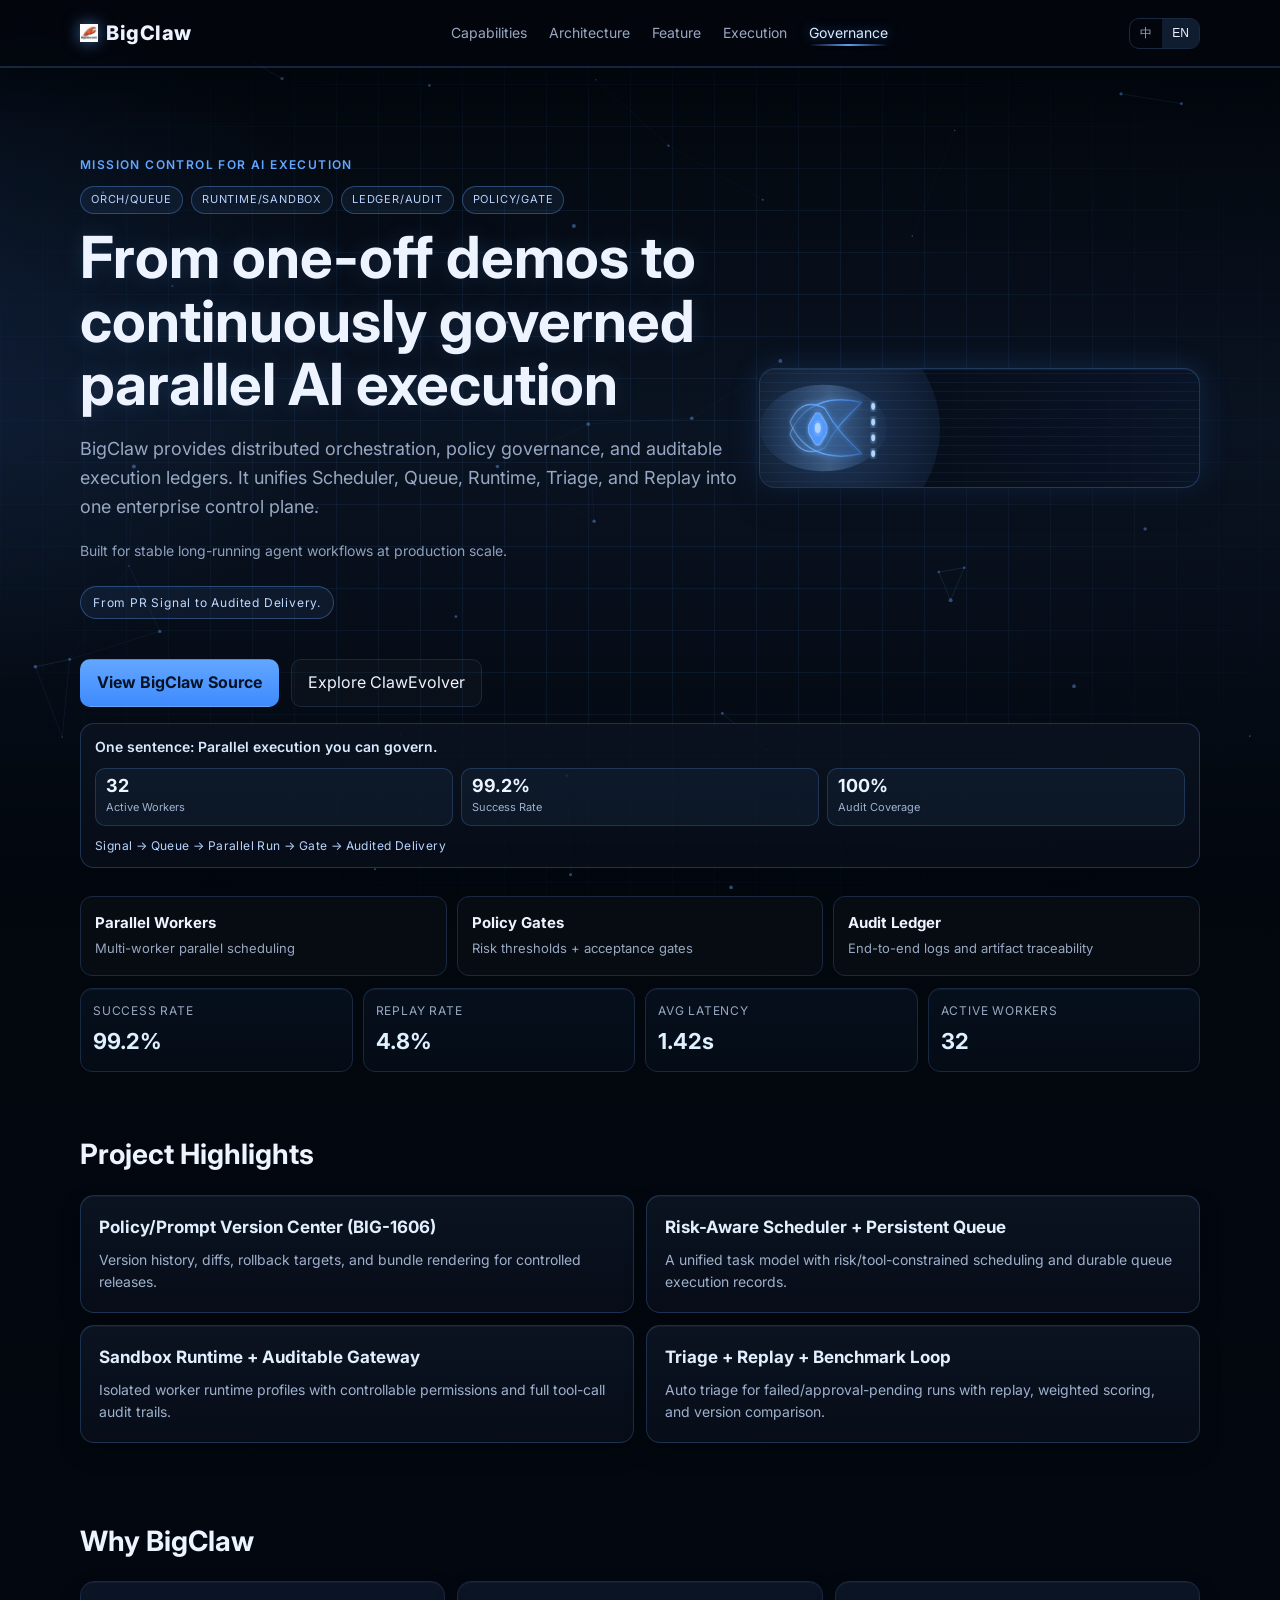
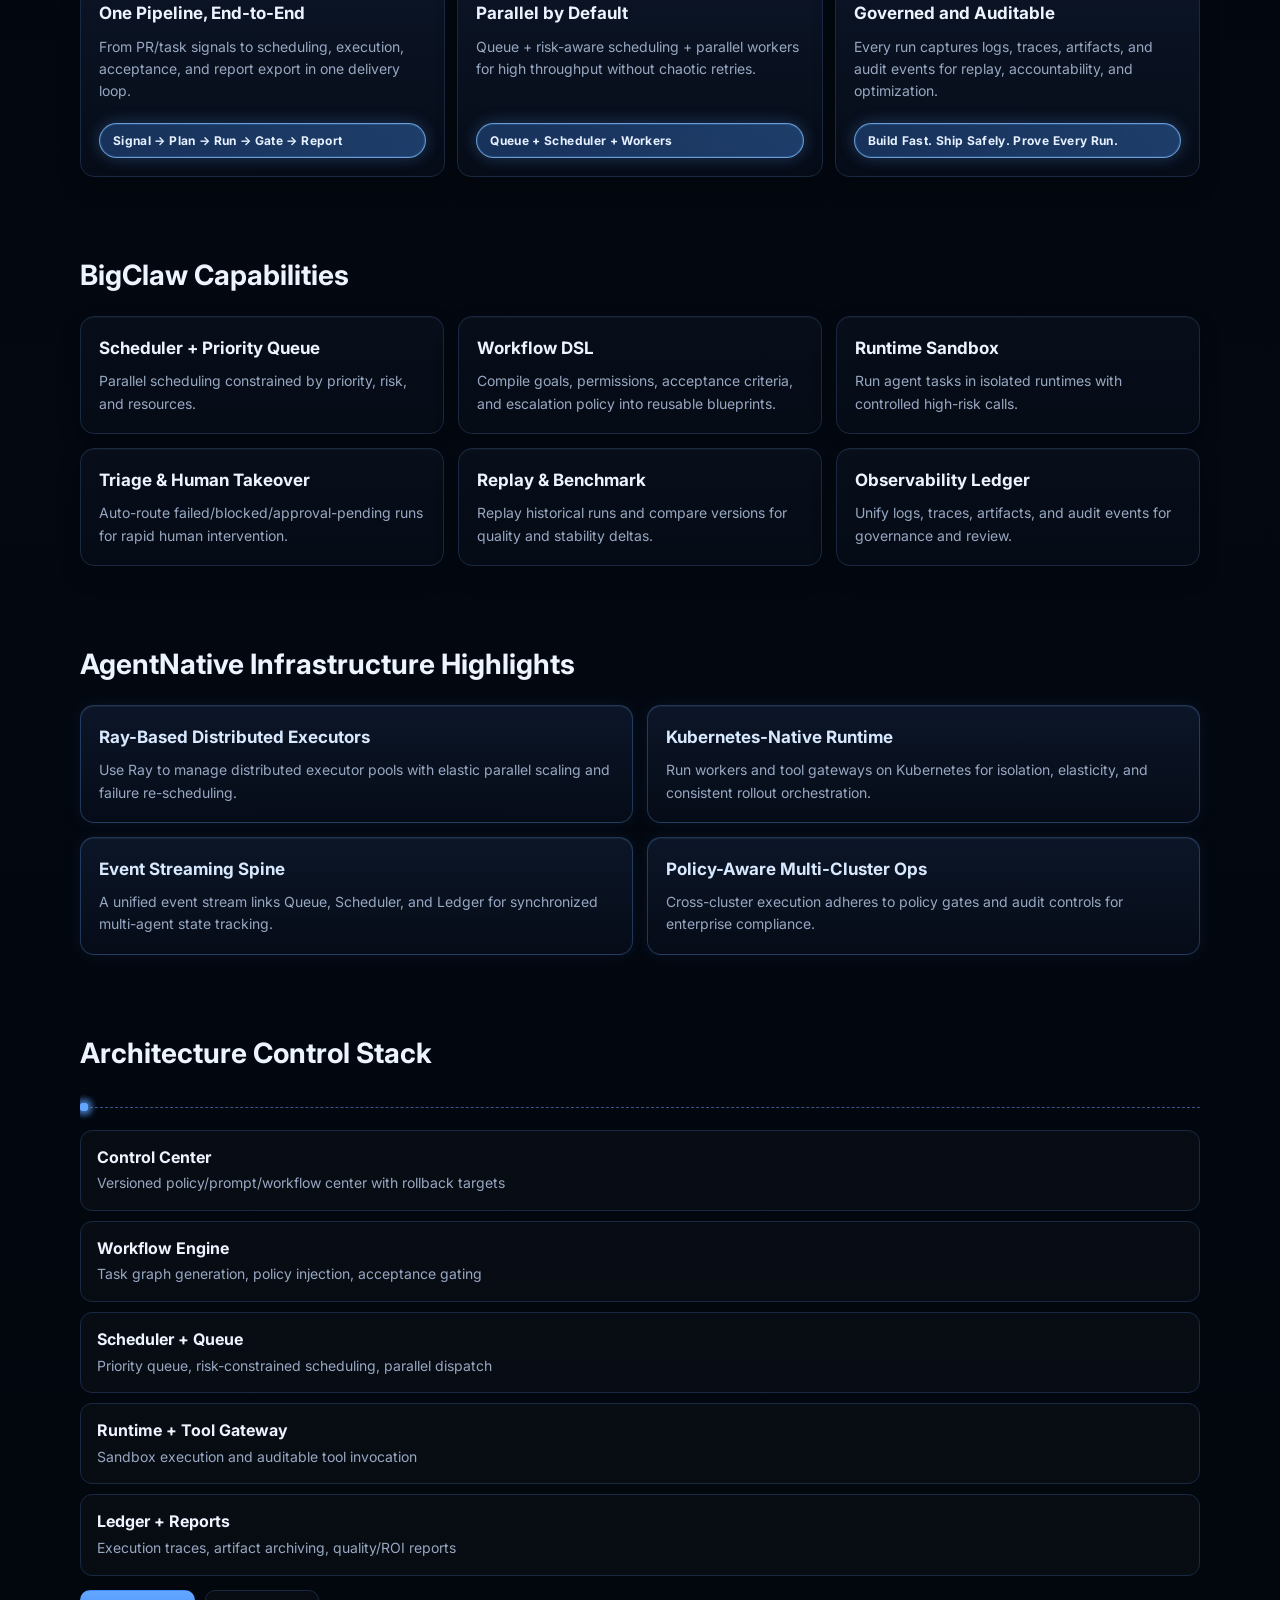
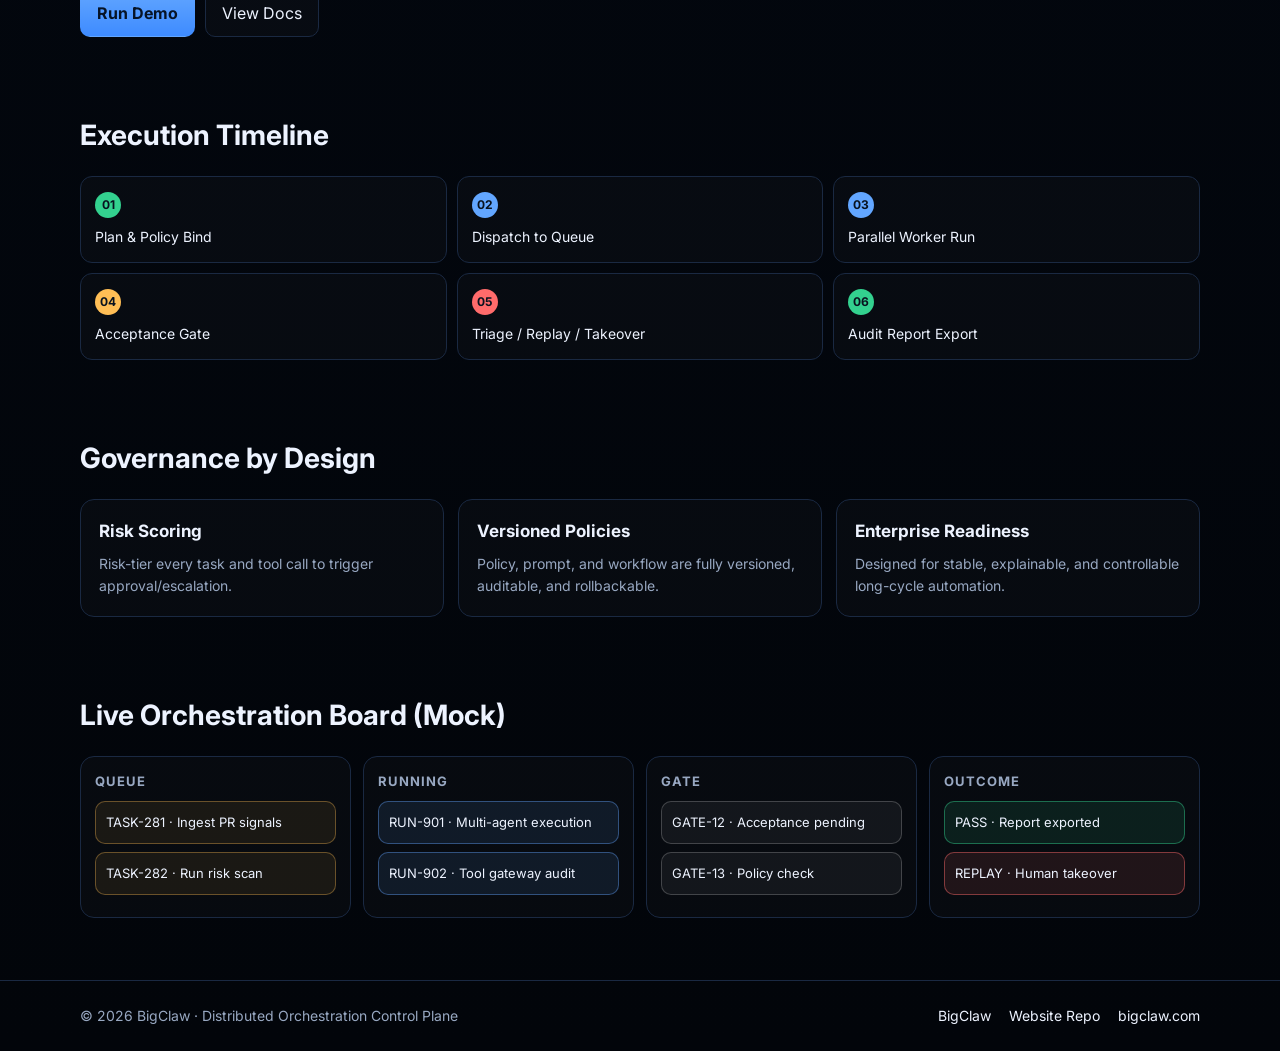
<file: index.html>
<!doctype html>
<html lang="en">
  <head>
    <meta charset="UTF-8" />
    <meta name="viewport" content="width=device-width, initial-scale=1.0" />
    <title>BigClaw — Distributed Parallel Orchestration Control Plane</title>
    <meta
      name="description"
      content="BigClaw：面向企业级 AI 执行的分布式并行可编排控制平面，强调可观测、可审计、可回放与可治理。"
    />
    <link rel="preconnect" href="https://fonts.googleapis.com" />
    <link rel="preconnect" href="https://fonts.gstatic.com" crossorigin />
    <link
      href="https://fonts.googleapis.com/css2?family=Inter:wght@400;500;600;700;800&display=swap"
      rel="stylesheet"
    />
    <link rel="icon" type="image/x-icon" href="/favicon.ico" />
    <link rel="icon" type="image/jpeg" href="/assets/logo.jpg" />
    <link rel="stylesheet" href="styles.css" />
  </head>
  <body>
    <canvas id="network-canvas" aria-hidden="true"></canvas>
    <div class="bg-grid" aria-hidden="true"></div>
    <div class="bg-scan" aria-hidden="true"></div>

    <header class="topbar">
      <div class="container topbar-inner">
        <div class="brand"><img class="brand-logo" src="/assets/logo.jpg" alt="BigClaw logo" /><span>BigClaw</span></div>
        <nav>
          <a href="#capabilities" data-i18n="navCapabilities">Capabilities</a>
          <a href="#architecture" data-i18n="navArchitecture">Architecture</a>
          <a href="#feature" data-i18n="navFeature">Feature</a>
          <a href="#execution" data-i18n="navExecution">Execution</a>
          <a href="#governance" data-i18n="navGovernance">Governance</a>
        </nav>
        <div class="lang-switch" role="group" aria-label="Language switch">
          <button class="lang-btn" data-lang="zh">中</button>
          <button class="lang-btn active" data-lang="en">EN</button>
        </div>
      </div>
    </header>

    <main>
      <section class="hero container">
        <p class="tag" data-i18n="tag">Mission Control for AI Execution</p>
        <div class="signal-row" aria-hidden="true">
          <span data-i18n="sig1">ORCH/QUEUE</span><span data-i18n="sig2">RUNTIME/SANDBOX</span><span data-i18n="sig3">LEDGER/AUDIT</span><span data-i18n="sig4">POLICY/GATE</span>
        </div>
        <div class="hero-flat">
          <div class="hero-copy">
            <h1 data-i18n="heroTitle">让 AI 执行从“会跑一次”变成“长期可控并行运行”</h1>
            <p class="subtitle" data-i18n="heroSubtitle">
              BigClaw 提供分布式任务编排、策略治理与可审计执行账本。将 Scheduler、Queue、Runtime、Triage、Replay 连接成统一控制平面，支撑企业级 Agent 工作流持续稳定交付。
            </p>
            <p class="subtitle en" data-i18n="heroSubEn">
              BigClaw is a distributed orchestration control plane for reliable, auditable, parallel AI execution.
            </p>
            <p class="brand-slogan" data-i18n="brandSlogan">From PR Signal to Audited Delivery.</p>
          </div>

          <div class="claw-scene" aria-hidden="true">
          <svg class="claw-svg" viewBox="0 0 760 120" preserveAspectRatio="none">
            <defs>
              <linearGradient id="clawStroke" x1="0" y1="0" x2="1" y2="0">
                <stop offset="0%" stop-color="#87bfff" stop-opacity="0.5"/>
                <stop offset="45%" stop-color="#62a6ff" stop-opacity="0.95"/>
                <stop offset="100%" stop-color="#3e8bff" stop-opacity="0.35"/>
              </linearGradient>
              <linearGradient id="laneGlow" x1="0" y1="0" x2="1" y2="0">
                <stop offset="0%" stop-color="#62a6ff" stop-opacity="0.14"/>
                <stop offset="55%" stop-color="#9dccff" stop-opacity="0.85"/>
                <stop offset="100%" stop-color="#62a6ff" stop-opacity="0.08"/>
              </linearGradient>
              <filter id="softGlow" x="-30%" y="-30%" width="160%" height="160%">
                <feGaussianBlur stdDeviation="3.2" result="blur"/>
                <feMerge><feMergeNode in="blur"/><feMergeNode in="SourceGraphic"/></feMerge>
              </filter>
            </defs>

            <ellipse cx="110" cy="60" rx="110" ry="44" fill="url(#laneGlow)" opacity="0.34" />
            <path class="claw-outline upper" d="M52 66 C 72 36, 120 26, 176 34 C 152 48, 130 60, 112 80 C 86 88, 66 84, 52 66 Z" />
            <path class="claw-outline lower" d="M52 54 C 72 84, 120 94, 176 86 C 152 72, 130 60, 112 40 C 86 32, 66 36, 52 54 Z" />
            <rect class="claw-joint-svg" x="86" y="47" width="28" height="28" rx="8" transform="rotate(45 100 61)" />
            <circle class="claw-hub" cx="100" cy="60" r="5" />

            <g class="lane-lines">
              <line x1="188" y1="38" x2="736" y2="38"/>
              <line x1="188" y1="54" x2="736" y2="54"/>
              <line x1="188" y1="70" x2="736" y2="70"/>
              <line x1="188" y1="86" x2="736" y2="86"/>
            </g>

            <g class="lane-runners">
              <circle class="runner r1" cx="196" cy="38" r="3.4"/>
              <circle class="runner r2" cx="196" cy="54" r="3.4"/>
              <circle class="runner r3" cx="196" cy="70" r="3.4"/>
              <circle class="runner r4" cx="196" cy="86" r="3.4"/>
            </g>
          </svg>
          </div>
        </div>

        <div class="hero-actions">
          <a class="btn primary" href="https://github.com/OpenAGIs/BigClaw" target="_blank" rel="noreferrer" data-i18n="btnSource">查看 BigClaw 源码</a>
          <a class="btn" href="https://github.com/OpenAGIs/ClawEvolver" target="_blank" rel="noreferrer" data-i18n="btnRef">了解 ClawEvolver</a>
        </div>

        <div class="memory-strip" aria-label="3-second memory">
          <div class="memory-claim" data-i18n="memClaim">One sentence: Parallel execution you can govern.</div>
          <div class="memory-kpis">
            <span><strong data-i18n="memKpi1">32</strong><em data-i18n="memKpi1l">Active Workers</em></span>
            <span><strong data-i18n="memKpi2">99.2%</strong><em data-i18n="memKpi2l">Success Rate</em></span>
            <span><strong data-i18n="memKpi3">100%</strong><em data-i18n="memKpi3l">Audit Coverage</em></span>
          </div>
          <div class="memory-flow" data-i18n="memFlow">Signal → Queue → Parallel Run → Gate → Audited Delivery</div>
        </div>

        <div class="hero-metrics">
          <div>
            <strong data-i18n="metricWorkers">Parallel Workers</strong>
            <span data-i18n="metricWorkersDesc">多执行器并行调度</span>
          </div>
          <div>
            <strong data-i18n="metricPolicy">Policy Gates</strong>
            <span data-i18n="metricPolicyDesc">风险阈值 + 验收门禁</span>
          </div>
          <div>
            <strong data-i18n="metricLedger">Audit Ledger</strong>
            <span data-i18n="metricLedgerDesc">全链路日志与工件追溯</span>
          </div>
        </div>

        <div class="kpi-strip" aria-label="system metrics">
          <div class="kpi"><span data-i18n="kpi1">Success Rate</span><strong id="kpi-success">99.2%</strong></div>
          <div class="kpi"><span data-i18n="kpi2">Replay Rate</span><strong id="kpi-replay">4.8%</strong></div>
          <div class="kpi"><span data-i18n="kpi3">Avg Latency</span><strong id="kpi-latency">1.42s</strong></div>
          <div class="kpi"><span data-i18n="kpi4">Active Workers</span><strong id="kpi-workers">32</strong></div>
        </div>
      </section>

      <section id="highlights" class="container section highlights-section">
        <h2 data-i18n="hlTitle">Project Highlights</h2>
        <div class="highlights-grid">
          <article class="card highlight-card">
            <h3 data-i18n="hl1h">Policy/Prompt Version Center (BIG-1606)</h3>
            <p data-i18n="hl1p">Version history, diffs, rollback targets, and bundle rendering for controlled release operations.</p>
          </article>
          <article class="card highlight-card">
            <h3 data-i18n="hl2h">Risk-Aware Scheduler + Persistent Queue</h3>
            <p data-i18n="hl2p">Unified task model with risk/tool-based scheduling and durable priority queue execution records.</p>
          </article>
          <article class="card highlight-card">
            <h3 data-i18n="hl3h">Sandbox Runtime + Auditable Gateway</h3>
            <p data-i18n="hl3p">Isolated worker runtime profiles with full tool-call audit trails and controllable permissions.</p>
          </article>
          <article class="card highlight-card">
            <h3 data-i18n="hl4h">Triage + Replay + Benchmark Loop</h3>
            <p data-i18n="hl4p">Auto triage for failures/approvals, replay runner, weighted scoring, and version-to-version quality comparison.</p>
          </article>
        </div>
      </section>

      <section id="brand" class="container section brand-section">
        <h2 data-i18n="brandTitle">Why BigClaw</h2>
        <div class="brand-grid">
          <article class="card brand-card">
            <h3 data-i18n="brandVh">One Pipeline, End-to-End</h3>
            <p data-i18n="brandVp">从 PR/任务信号进入，到调度、执行、验收、报告导出，形成闭环交付链路。</p>
            <div class="tone-pill" data-i18n="brandVtag">Signal → Plan → Run → Gate → Report</div>
          </article>
          <article class="card brand-card">
            <h3 data-i18n="brandIh">Parallel by Default</h3>
            <p data-i18n="brandIp">队列 + 风险调度 + 并行 Worker，保证高吞吐执行，同时避免无序重试。</p>
            <div class="tone-pill" data-i18n="brandItag">Queue + Scheduler + Workers</div>
          </article>
          <article class="card brand-card">
            <h3 data-i18n="brandTh">Governed and Auditable</h3>
            <p data-i18n="brandTp">每次执行都沉淀 logs/traces/artifacts/audit，支持回放、追责与持续优化。</p>
            <div class="tone-pill" data-i18n="brandTtag">Build Fast. Ship Safely. Prove Every Run.</div>
          </article>
        </div>
      </section>

      <section id="capabilities" class="container section">
        <h2 data-i18n="capTitle">BigClaw 特征能力</h2>
        <div class="grid six">
          <article class="card">
            <h3 data-i18n="cap1h">Scheduler + Priority Queue</h3>
            <p data-i18n="cap1p">按优先级、风险与资源约束进行并行调度，避免任务拥塞与盲目重试。</p>
          </article>
          <article class="card">
            <h3 data-i18n="cap2h">Workflow DSL</h3>
            <p data-i18n="cap2p">将任务目标、工具权限、验收标准、升级策略编译成可复用执行蓝图。</p>
          </article>
          <article class="card">
            <h3 data-i18n="cap3h">Runtime Sandbox</h3>
            <p data-i18n="cap3p">在隔离执行环境运行 Agent 任务，限制危险调用并保留完整执行上下文。</p>
          </article>
          <article class="card">
            <h3 data-i18n="cap4h">Triage & Human Takeover</h3>
            <p data-i18n="cap4p">对失败、阻塞、待审批任务自动分流，必要时快速切换人工接管。</p>
          </article>
          <article class="card">
            <h3 data-i18n="cap5h">Replay & Benchmark</h3>
            <p data-i18n="cap5p">回放历史执行并对比策略版本，量化性能、质量与稳定性变化。</p>
          </article>
          <article class="card">
            <h3 data-i18n="cap6h">Observability Ledger</h3>
            <p data-i18n="cap6p">统一记录 logs / traces / artifacts / audit events，支持审计与复盘报告。</p>
          </article>
        </div>
      </section>

      <section id="feature" class="container section feature-zone">
        <h2 data-i18n="anTitle">AgentNative Infrastructure Highlights</h2>
        <div class="grid">
          <article class="card">
            <h3 data-i18n="an1h">Ray-Based Distributed Executors</h3>
            <p data-i18n="an1p">使用 Ray 管理分布式执行器池，支持任务并行扩缩容与故障重调度。</p>
          </article>
          <article class="card">
            <h3 data-i18n="an2h">Kubernetes-Native Runtime</h3>
            <p data-i18n="an2p">在 Kubernetes 上运行 Worker 与工具网关，实现隔离、弹性与发布编排一致性。</p>
          </article>
          <article class="card">
            <h3 data-i18n="an3h">Event Streaming Spine</h3>
            <p data-i18n="an3p">统一事件流连接 Queue、Scheduler、Ledger，保证多 Agent 状态同步与可追踪。</p>
          </article>
          <article class="card">
            <h3 data-i18n="an4h">Policy-Aware Multi-Cluster Ops</h3>
            <p data-i18n="an4p">跨集群执行遵循策略门禁与审计规则，支持企业级合规运行。</p>
          </article>
        </div>
      </section>

      <section id="architecture" class="container section architecture">
        <h2 data-i18n="archTitle">Architecture Control Stack</h2>
        <div class="flowline" aria-hidden="true"><span></span><span></span><span></span><span></span></div>
        <div class="stack">
          <div><strong data-i18n="s1h">Control Center</strong><span data-i18n="s1p">Policy / Prompt / Workflow 版本中心与回滚目标</span></div>
          <div><strong data-i18n="s2h">Workflow Engine</strong><span data-i18n="s2p">任务图生成、策略注入、验收门禁判定</span></div>
          <div><strong data-i18n="s3h">Scheduler + Queue</strong><span data-i18n="s3p">优先级队列、风险约束调度、并行分发</span></div>
          <div><strong data-i18n="s4h">Runtime + Tool Gateway</strong><span data-i18n="s4p">Worker 沙箱执行与工具调用审计</span></div>
          <div><strong data-i18n="s5h">Ledger + Reports</strong><span data-i18n="s5p">执行轨迹、工件归档、质量/ROI 报告输出</span></div>
        </div>
        <div class="architecture-cta">
          <a class="btn primary" href="demo.html" data-i18n="btnDemo">Run Demo</a>
          <a class="btn" href="docs.html" data-i18n="btnDocs">View Docs</a>
        </div>
      </section>

      <section id="execution" class="container section execution">
        <h2 data-i18n="exeTitle">Execution Timeline</h2>
        <div class="timeline">
          <div class="node done"><span>01</span><p data-i18n="e1">Plan & Policy Bind</p></div>
          <div class="node running"><span>02</span><p data-i18n="e2">Dispatch to Queue</p></div>
          <div class="node running"><span>03</span><p data-i18n="e3">Parallel Worker Run</p></div>
          <div class="node pending"><span>04</span><p data-i18n="e4">Acceptance Gate</p></div>
          <div class="node alert"><span>05</span><p data-i18n="e5">Triage / Replay / Takeover</p></div>
          <div class="node done"><span>06</span><p data-i18n="e6">Audit Report Export</p></div>
        </div>
      </section>

      <section id="governance" class="container section">
        <h2 data-i18n="govTitle">Governance by Design</h2>
        <div class="governance">
          <article><h3 data-i18n="g1h">Risk Scoring</h3><p data-i18n="g1p">对任务与工具调用进行风险分层，触发审批和升级路径。</p></article>
          <article><h3 data-i18n="g2h">Versioned Policies</h3><p data-i18n="g2p">策略、Prompt、Workflow 全量版本化，可审计、可回滚、可对比。</p></article>
          <article><h3 data-i18n="g3h">Enterprise Readiness</h3><p data-i18n="g3p">以稳定性、可解释性、可控性为核心，支持长期周期性自动执行。</p></article>
        </div>
      </section>

      <section class="container section board">
        <h2 data-i18n="boardTitle">Live Orchestration Board (Mock)</h2>
        <div class="board-grid">
          <div class="lane"><h4 data-i18n="laneQueue">Queue</h4><div class="ticket waiting" data-i18n="t1">TASK-281 · Ingest PR signals</div><div class="ticket waiting" data-i18n="t2">TASK-282 · Run risk scan</div></div>
          <div class="lane"><h4 data-i18n="laneRunning">Running</h4><div class="ticket running" data-i18n="t3">RUN-901 · Multi-agent execution</div><div class="ticket running" data-i18n="t4">RUN-902 · Tool gateway audit</div></div>
          <div class="lane"><h4 data-i18n="laneGate">Gate</h4><div class="ticket gate" data-i18n="t5">GATE-12 · Acceptance pending</div><div class="ticket gate" data-i18n="t6">GATE-13 · Policy check</div></div>
          <div class="lane"><h4 data-i18n="laneOutcome">Outcome</h4><div class="ticket done" data-i18n="t7">PASS · Report exported</div><div class="ticket alert" data-i18n="t8">REPLAY · Human takeover</div></div>
        </div>
      </section>
    </main>

    <footer class="footer">
      <div class="container footer-inner">
        <p data-i18n="footer">© 2026 BigClaw · Distributed Orchestration Control Plane</p>
        <div class="links">
          <a href="https://github.com/OpenAGIs/BigClaw" target="_blank" rel="noreferrer">BigClaw</a>
          <a href="https://github.com/OpenAGIs/bigclaw-website" target="_blank" rel="noreferrer">Website Repo</a>
          <a href="https://bigclaw.com" target="_blank" rel="noreferrer">bigclaw.com</a>
        </div>
      </div>
    </footer>

    <script>
      (() => {
        const canvas = document.getElementById('network-canvas');
        const ctx = canvas.getContext('2d', { alpha: true });
        const reduced = window.matchMedia('(prefers-reduced-motion: reduce)').matches;
        if (!ctx || reduced) return;

        let w = 0, h = 0, dpr = 1;
        let nodes = [];
        let mouse = { x: -9999, y: -9999 };
        window.__bcVisualBoost = 1;
        const speed = 0.18;

        const makeNodes = () => {
          const count = Math.max(26, Math.min(72, Math.floor((w * h) / 28000)));
          nodes = Array.from({ length: count }, () => ({
            x: Math.random() * w,
            y: Math.random() * h,
            vx: (Math.random() - 0.5) * speed,
            vy: (Math.random() - 0.5) * speed,
            r: Math.random() * 1.4 + 0.6
          }));
        };

        const resize = () => {
          dpr = Math.min(window.devicePixelRatio || 1, 1.5);
          w = window.innerWidth;
          h = window.innerHeight;
          canvas.width = Math.floor(w * dpr);
          canvas.height = Math.floor(h * dpr);
          canvas.style.width = `${w}px`;
          canvas.style.height = `${h}px`;
          ctx.setTransform(dpr, 0, 0, dpr, 0, 0);
          makeNodes();
        };

        const step = () => {
          ctx.clearRect(0, 0, w, h);
          for (const n of nodes) {
            const mx = mouse.x - n.x;
            const my = mouse.y - n.y;
            const md = Math.hypot(mx, my);
            if (md < 140) {
              n.vx += (mx / (md + 0.1)) * 0.002;
              n.vy += (my / (md + 0.1)) * 0.002;
            }
            n.vx *= 0.995;
            n.vy *= 0.995;
            n.x += n.vx;
            n.y += n.vy;
            if (n.x < 0 || n.x > w) n.vx *= -1;
            if (n.y < 0 || n.y > h) n.vy *= -1;

            ctx.beginPath();
            ctx.arc(n.x, n.y, n.r, 0, Math.PI * 2);
            const visualBoost = window.__bcVisualBoost || 1;
            ctx.fillStyle = `rgba(110, 170, 255, ${Math.min(0.88, 0.48 + visualBoost * 0.22)})`;
            ctx.fill();
          }

          for (let i = 0; i < nodes.length; i++) {
            for (let j = i + 1; j < nodes.length; j++) {
              const a = nodes[i], b = nodes[j];
              const dist = Math.hypot(a.x - b.x, a.y - b.y);
              const visualBoost = window.__bcVisualBoost || 1;
              const max = 110 + visualBoost * 38;
              if (dist < max) {
                const alpha = (1 - dist / max) * (0.15 + visualBoost * 0.16);
                ctx.strokeStyle = `rgba(98,166,255,${alpha})`;
                ctx.lineWidth = 1;
                ctx.beginPath();
                ctx.moveTo(a.x, a.y);
                ctx.lineTo(b.x, b.y);
                ctx.stroke();
              }
            }
          }
          requestAnimationFrame(step);
        };

        window.addEventListener('pointermove', (e) => { mouse.x = e.clientX; mouse.y = e.clientY; }, { passive: true });
        window.addEventListener('pointerleave', () => { mouse.x = -9999; mouse.y = -9999; }, { passive: true });
        window.addEventListener('resize', resize, { passive: true });
        resize();
        requestAnimationFrame(step);
      })();

      const i18n = {
        zh: {
          navHighlights: '亮点', navCapabilities: '能力', navArchitecture: '架构', navFeature: '特性', navExecution: '执行', navGovernance: '治理',
          tag: 'Mission Control for AI Execution',
          sig1: '编排/队列', sig2: '运行时/沙箱', sig3: '账本/审计', sig4: '策略/门禁',
          kpi1: '成功率', kpi2: '回放率', kpi3: '平均延迟', kpi4: '活跃执行器',
          heroTitle: '让 AI 执行从“会跑一次”变成“长期可控并行运行”',
          heroSubtitle: 'BigClaw 提供分布式任务编排、策略治理与可审计执行账本。将 Scheduler、Queue、Runtime、Triage、Replay 连接成统一控制平面，支撑企业级 Agent 工作流持续稳定交付。',
          heroSubEn: 'BigClaw 是面向企业级并行执行的可编排控制平面。',
          brandSlogan: '从 PR 信号到可审计交付。',
          btnSource: '查看 BigClaw 源码', btnRef: '了解 ClawEvolver',
          memClaim: '一句话记住：可治理的并行执行控制平面。',
          memKpi1: '32', memKpi1l: '活跃执行器',
          memKpi2: '99.2%', memKpi2l: '成功率',
          memKpi3: '100%', memKpi3l: '审计覆盖',
          memFlow: 'Signal → Queue → Parallel Run → Gate → Audited Delivery',
          hlTitle: '项目亮点',
          hl1h: '策略/Prompt 版本中心（BIG-1606）', hl1p: '提供版本历史、差异对比、回滚目标与 bundle 渲染，确保发布可控。',
          hl2h: '风险调度 + 持久化队列', hl2p: '统一任务模型结合风险/工具约束调度，并记录完整优先级队列执行轨迹。',
          hl3h: '沙箱运行时 + 可审计网关', hl3p: '隔离 Worker 执行与工具调用权限，保留全量审计轨迹。',
          hl4h: '分诊 + 回放 + 评测闭环', hl4p: '自动处理失败/待审批任务，支持回放、加权评分与版本效果对比。',
          brandTitle: '为什么是 BigClaw',
          brandVh: '一条链路，端到端闭环', brandVp: '从 PR/任务信号进入，到调度、执行、验收、报告导出，形成闭环交付链路。', brandVtag: 'Signal → Plan → Run → Gate → Report',
          brandIh: '默认并行，高吞吐执行', brandIp: '队列 + 风险调度 + 并行 Worker，保证高吞吐执行，同时避免无序重试。', brandItag: 'Queue + Scheduler + Workers',
          brandTh: '可治理、可追责、可复盘', brandTp: '每次执行都沉淀 logs/traces/artifacts/audit，支持回放、追责与持续优化。', brandTtag: '更快交付，也能证明每一次执行',
          metricWorkers: '并行执行器', metricWorkersDesc: '多执行器并行调度',
          metricPolicy: '策略门禁', metricPolicyDesc: '风险阈值 + 验收门禁',
          metricLedger: '审计账本', metricLedgerDesc: '全链路日志与工件追溯',
          capTitle: 'BigClaw 特征能力',
          cap1h: '调度器 + 优先级队列', cap1p: '按优先级、风险与资源约束并行调度，避免任务拥塞与盲目重试。',
          cap2h: '工作流 DSL', cap2p: '将目标、工具权限、验收标准、升级策略编译成可复用蓝图。',
          cap3h: '运行时沙箱', cap3p: '隔离执行 Agent 任务，限制高风险调用并保留完整上下文。',
          cap4h: '分诊与人工接管', cap4p: '对失败、阻塞、待审批任务自动分流，必要时快速人工接管。',
          cap5h: '回放与评测', cap5p: '回放历史执行并对比版本，量化性能、质量与稳定性变化。',
          cap6h: '可观测账本', cap6p: '统一记录 logs / traces / artifacts / audit events，支持审计复盘。',
          anTitle: 'AgentNative 基础设施亮点',
          an1h: '基于 Ray 的分布式执行器', an1p: '使用 Ray 管理分布式执行器池，支持任务并行扩缩容与故障重调度。',
          an2h: 'Kubernetes 原生运行时', an2p: '在 Kubernetes 上运行 Worker 与工具网关，实现隔离、弹性与一致发布。',
          an3h: '事件流主干', an3p: '统一事件流连接 Queue、Scheduler、Ledger，保证多 Agent 状态同步与可追踪。',
          an4h: '策略感知的多集群运维', an4p: '跨集群执行遵循策略门禁与审计规则，支持企业级合规运行。',
          archTitle: '架构控制栈',
          s1h: '控制中心', s1p: 'Policy / Prompt / Workflow 版本中心与回滚目标',
          s2h: '工作流引擎', s2p: '任务图生成、策略注入、验收门禁判定',
          s3h: '调度器 + 队列', s3p: '优先级队列、风险约束调度、并行分发',
          s4h: '运行时 + 工具网关', s4p: 'Worker 沙箱执行与工具调用审计',
          s5h: '账本 + 报告', s5p: '执行轨迹、工件归档、质量/ROI 报告输出',
          btnDemo: '运行演示', btnDocs: '查看文档',
          exeTitle: '执行时间线',
          e1: '计划与策略绑定', e2: '分发到队列', e3: '并行执行', e4: '验收门禁', e5: '分诊 / 回放 / 接管', e6: '导出审计报告',
          govTitle: '内建治理', g1h: '风险评分', g1p: '对任务与工具调用进行风险分层，触发审批和升级路径。',
          g2h: '策略版本化', g2p: '策略、Prompt、Workflow 全量版本化，可审计、可回滚、可对比。',
          g3h: '企业可用性', g3p: '以稳定性、可解释性、可控性为核心，支持长期周期性自动执行。',
          boardTitle: '实时编排看板（示意）', laneQueue: '队列', laneRunning: '运行中', laneGate: '门禁', laneOutcome: '结果',
          t1: 'TASK-281 · 摄取 PR 信号', t2: 'TASK-282 · 运行风险扫描', t3: 'RUN-901 · 多 Agent 并行执行', t4: 'RUN-902 · 工具网关审计', t5: 'GATE-12 · 等待验收', t6: 'GATE-13 · 策略检查', t7: 'PASS · 报告已导出', t8: 'REPLAY · 人工接管',
          footer: '© 2026 BigClaw · 分布式编排控制平面'
        },
        en: {
          navHighlights: 'Highlights', navCapabilities: 'Capabilities', navArchitecture: 'Architecture', navFeature: 'Feature', navExecution: 'Execution', navGovernance: 'Governance',
          tag: 'Mission Control for AI Execution',
          sig1: 'ORCH/QUEUE', sig2: 'RUNTIME/SANDBOX', sig3: 'LEDGER/AUDIT', sig4: 'POLICY/GATE',
          kpi1: 'Success Rate', kpi2: 'Replay Rate', kpi3: 'Avg Latency', kpi4: 'Active Workers',
          heroTitle: 'From one-off demos to continuously governed parallel AI execution',
          heroSubtitle: 'BigClaw provides distributed orchestration, policy governance, and auditable execution ledgers. It unifies Scheduler, Queue, Runtime, Triage, and Replay into one enterprise control plane.',
          heroSubEn: 'Built for stable long-running agent workflows at production scale.',
          brandSlogan: 'From PR Signal to Audited Delivery.',
          btnSource: 'View BigClaw Source', btnRef: 'Explore ClawEvolver',
          memClaim: 'One sentence: Parallel execution you can govern.',
          memKpi1: '32', memKpi1l: 'Active Workers',
          memKpi2: '99.2%', memKpi2l: 'Success Rate',
          memKpi3: '100%', memKpi3l: 'Audit Coverage',
          memFlow: 'Signal → Queue → Parallel Run → Gate → Audited Delivery',
          hlTitle: 'Project Highlights',
          hl1h: 'Policy/Prompt Version Center (BIG-1606)', hl1p: 'Version history, diffs, rollback targets, and bundle rendering for controlled releases.',
          hl2h: 'Risk-Aware Scheduler + Persistent Queue', hl2p: 'A unified task model with risk/tool-constrained scheduling and durable queue execution records.',
          hl3h: 'Sandbox Runtime + Auditable Gateway', hl3p: 'Isolated worker runtime profiles with controllable permissions and full tool-call audit trails.',
          hl4h: 'Triage + Replay + Benchmark Loop', hl4p: 'Auto triage for failed/approval-pending runs with replay, weighted scoring, and version comparison.',
          brandTitle: 'Why BigClaw',
          brandVh: 'One Pipeline, End-to-End', brandVp: 'From PR/task signals to scheduling, execution, acceptance, and report export in one delivery loop.', brandVtag: 'Signal → Plan → Run → Gate → Report',
          brandIh: 'Parallel by Default', brandIp: 'Queue + risk-aware scheduling + parallel workers for high throughput without chaotic retries.', brandItag: 'Queue + Scheduler + Workers',
          brandTh: 'Governed and Auditable', brandTp: 'Every run captures logs, traces, artifacts, and audit events for replay, accountability, and optimization.', brandTtag: 'Build Fast. Ship Safely. Prove Every Run.',
          metricWorkers: 'Parallel Workers', metricWorkersDesc: 'Multi-worker parallel scheduling',
          metricPolicy: 'Policy Gates', metricPolicyDesc: 'Risk thresholds + acceptance gates',
          metricLedger: 'Audit Ledger', metricLedgerDesc: 'End-to-end logs and artifact traceability',
          capTitle: 'BigClaw Capabilities',
          cap1h: 'Scheduler + Priority Queue', cap1p: 'Parallel scheduling constrained by priority, risk, and resources.',
          cap2h: 'Workflow DSL', cap2p: 'Compile goals, permissions, acceptance criteria, and escalation policy into reusable blueprints.',
          cap3h: 'Runtime Sandbox', cap3p: 'Run agent tasks in isolated runtimes with controlled high-risk calls.',
          cap4h: 'Triage & Human Takeover', cap4p: 'Auto-route failed/blocked/approval-pending runs for rapid human intervention.',
          cap5h: 'Replay & Benchmark', cap5p: 'Replay historical runs and compare versions for quality and stability deltas.',
          cap6h: 'Observability Ledger', cap6p: 'Unify logs, traces, artifacts, and audit events for governance and review.',
          anTitle: 'AgentNative Infrastructure Highlights',
          an1h: 'Ray-Based Distributed Executors', an1p: 'Use Ray to manage distributed executor pools with elastic parallel scaling and failure re-scheduling.',
          an2h: 'Kubernetes-Native Runtime', an2p: 'Run workers and tool gateways on Kubernetes for isolation, elasticity, and consistent rollout orchestration.',
          an3h: 'Event Streaming Spine', an3p: 'A unified event stream links Queue, Scheduler, and Ledger for synchronized multi-agent state tracking.',
          an4h: 'Policy-Aware Multi-Cluster Ops', an4p: 'Cross-cluster execution adheres to policy gates and audit controls for enterprise compliance.',
          archTitle: 'Architecture Control Stack',
          s1h: 'Control Center', s1p: 'Versioned policy/prompt/workflow center with rollback targets',
          s2h: 'Workflow Engine', s2p: 'Task graph generation, policy injection, acceptance gating',
          s3h: 'Scheduler + Queue', s3p: 'Priority queue, risk-constrained scheduling, parallel dispatch',
          s4h: 'Runtime + Tool Gateway', s4p: 'Sandbox execution and auditable tool invocation',
          s5h: 'Ledger + Reports', s5p: 'Execution traces, artifact archiving, quality/ROI reports',
          btnDemo: 'Run Demo', btnDocs: 'View Docs',
          exeTitle: 'Execution Timeline',
          e1: 'Plan & Policy Bind', e2: 'Dispatch to Queue', e3: 'Parallel Worker Run', e4: 'Acceptance Gate', e5: 'Triage / Replay / Takeover', e6: 'Audit Report Export',
          govTitle: 'Governance by Design', g1h: 'Risk Scoring', g1p: 'Risk-tier every task and tool call to trigger approval/escalation.',
          g2h: 'Versioned Policies', g2p: 'Policy, prompt, and workflow are fully versioned, auditable, and rollbackable.',
          g3h: 'Enterprise Readiness', g3p: 'Designed for stable, explainable, and controllable long-cycle automation.',
          boardTitle: 'Live Orchestration Board (Mock)', laneQueue: 'Queue', laneRunning: 'Running', laneGate: 'Gate', laneOutcome: 'Outcome',
          t1: 'TASK-281 · Ingest PR signals', t2: 'TASK-282 · Run risk scan', t3: 'RUN-901 · Multi-agent execution', t4: 'RUN-902 · Tool gateway audit', t5: 'GATE-12 · Acceptance pending', t6: 'GATE-13 · Policy check', t7: 'PASS · Report exported', t8: 'REPLAY · Human takeover',
          footer: '© 2026 BigClaw · Distributed Orchestration Control Plane'
        }
      };

      const applyLang = (lang) => {
        document.querySelectorAll('[data-i18n]').forEach((el) => {
          const key = el.dataset.i18n;
          if (i18n[lang][key]) el.textContent = i18n[lang][key];
        });
      };
      document.querySelectorAll('.lang-btn').forEach((btn) => {
        btn.addEventListener('click', () => {
          const lang = btn.dataset.lang;
          document.querySelectorAll('.lang-btn').forEach((b) => b.classList.remove('active'));
          btn.classList.add('active');
          applyLang(lang);
        });
      });

      (() => {
        const navLinks = Array.from(document.querySelectorAll('nav a[href^="#"]'));
        const sections = navLinks
          .map((a) => document.querySelector(a.getAttribute('href')))
          .filter(Boolean);
        if (!sections.length) return;

        const byId = new Map(navLinks.map((a) => [a.getAttribute('href').slice(1), a]));
        const sectionBoost = {
          highlights: 0.88,
          capabilities: 0.95,
          feature: 1.05,
          architecture: 1.2,
          execution: 1.12,
          governance: 0.9
        };

        const setActive = (id) => {
          navLinks.forEach((a) => a.classList.remove('nav-active'));
          const hit = byId.get(id);
          if (hit) hit.classList.add('nav-active');
          window.__bcVisualBoost = sectionBoost[id] || 1;
        };

        const obs = new IntersectionObserver((entries) => {
          const visible = entries
            .filter((e) => e.isIntersecting)
            .sort((a, b) => b.intersectionRatio - a.intersectionRatio);
          if (visible[0]?.target?.id) setActive(visible[0].target.id);
        }, { threshold: [0.2, 0.4, 0.65], rootMargin: '-15% 0px -55% 0px' });

        sections.forEach((sec) => obs.observe(sec));
        setActive(sections[0].id);
      })();

      const jitter = () => (Math.random() * 0.8 - 0.4).toFixed(2);
      setInterval(() => {
        const success = (99.2 + Number(jitter()) * 0.1).toFixed(2);
        const replay = Math.max(3.8, (4.8 + Number(jitter()) * 0.4)).toFixed(2);
        const latency = Math.max(0.9, (1.42 + Number(jitter()) * 0.2)).toFixed(2);
        const workers = Math.max(24, Math.min(40, 32 + Math.round(Number(jitter()) * 6)));
        document.getElementById('kpi-success').textContent = `${success}%`;
        document.getElementById('kpi-replay').textContent = `${replay}%`;
        document.getElementById('kpi-latency').textContent = `${latency}s`;
        document.getElementById('kpi-workers').textContent = `${workers}`;
      }, 2200);

      applyLang('en');
    </script>
  </body>
</html>
</file>
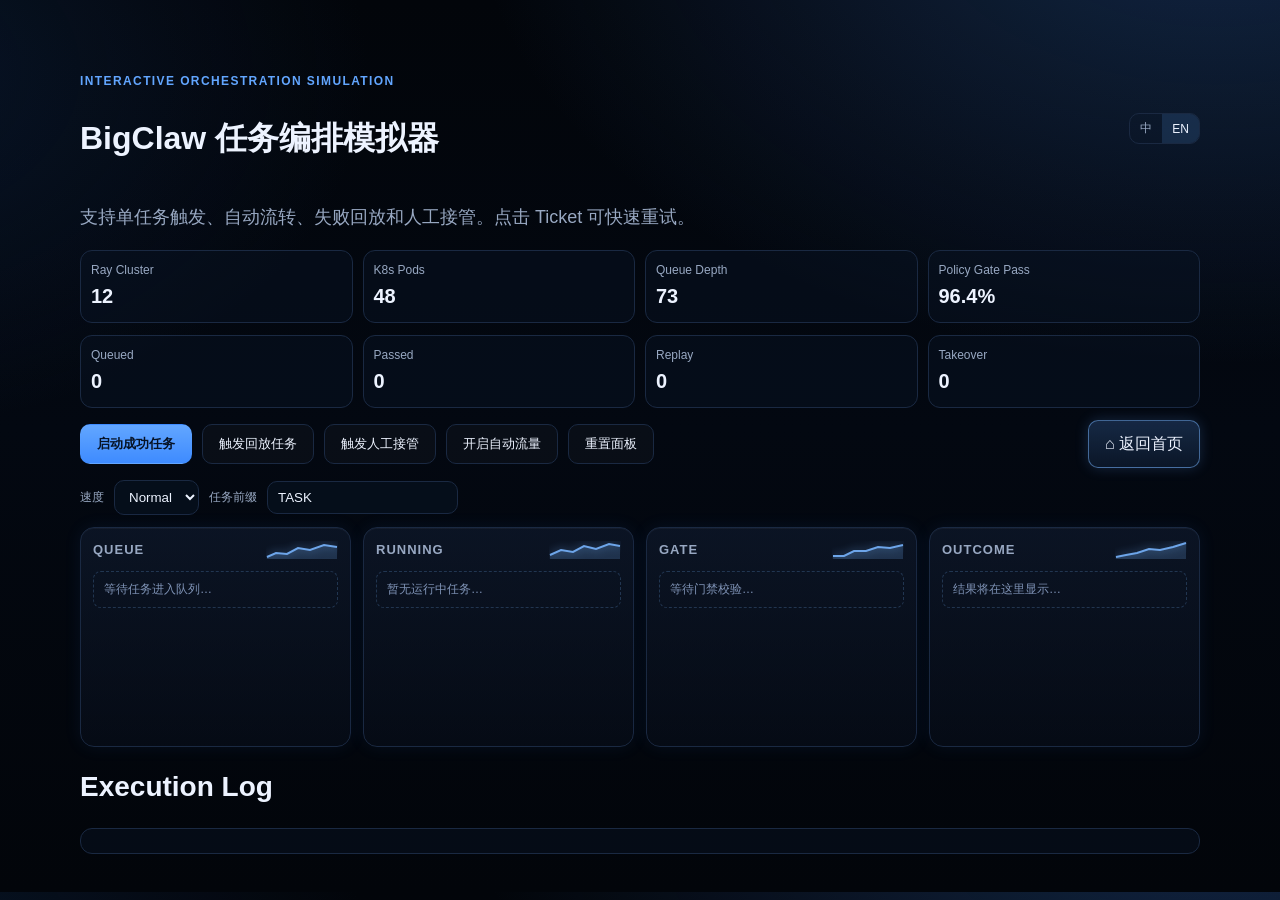
<file: demo.html>
<!doctype html>
<html lang="en">
  <head>
    <meta charset="UTF-8" />
    <meta name="viewport" content="width=device-width, initial-scale=1.0" />
    <title>BigClaw Demo Simulator</title>
    <link rel="icon" type="image/x-icon" href="/favicon.ico" />
    <link rel="icon" type="image/jpeg" href="/assets/logo.jpg" />
    <link rel="stylesheet" href="styles.css" />
    <style>
      .demo-head{display:flex;justify-content:space-between;align-items:center;gap:12px;flex-wrap:wrap}
      .sim-wrap { display:grid; grid-template-columns: repeat(4,minmax(0,1fr)); gap:12px; }
      .sim-lane { border:1px solid var(--line); border-radius:14px; background:linear-gradient(180deg, rgba(18,30,52,.55), rgba(10,18,34,.4)); padding:12px; min-height:220px; box-shadow: inset 0 1px 0 rgba(255,255,255,.04), 0 0 18px rgba(62,139,255,.08); }
      .lane-head{display:flex;align-items:center;justify-content:space-between;gap:8px;margin:0 0 10px}
      .sim-lane h3 { margin:0; font-size:13px; color:var(--muted); text-transform:uppercase; letter-spacing:1px; }
      .lane-spark{width:72px;height:18px;opacity:.9}
      .lane-spark path.line{fill:none;stroke:#78b5ff;stroke-width:2;filter:drop-shadow(0 0 4px rgba(120,181,255,.65));}
      .lane-spark path.fill{fill:rgba(120,181,255,.22)}
      .sim-ticket { border:1px solid rgba(98,166,255,.35); background:rgba(98,166,255,.08); border-radius:10px; padding:10px; font-size:13px; margin-bottom:8px; cursor:pointer; transition:.2s ease; position:relative; overflow:hidden; }
      .sim-ticket::after{content:'';position:absolute;inset:0;background:linear-gradient(105deg,transparent 20%,rgba(255,255,255,.08) 45%,transparent 70%);transform:translateX(-120%);animation:shimmer 3.8s ease-in-out infinite;}
      .sim-ticket.done { border-color:rgba(51,209,143,.5); background:rgba(51,209,143,.12); }
      .sim-ticket.alert { border-color:rgba(255,107,107,.55); background:rgba(255,107,107,.12); }
      .sim-toolbar,.sim-subtools { display:flex; gap:10px; flex-wrap:wrap; margin:12px 0; align-items:center; }
      .home-btn { margin-left:auto; border-color:rgba(120,181,255,.5); background:linear-gradient(180deg, rgba(24,44,74,.9), rgba(14,28,48,.75)); box-shadow: 0 0 14px rgba(98,166,255,.2); }
      .home-btn:hover { box-shadow: 0 0 18px rgba(98,166,255,.4); transform: translateY(-1px); }
      .sim-subtools input,.sim-subtools select { border:1px solid var(--line); border-radius:10px; padding:8px 10px; color:var(--text); background:rgba(8,19,34,.6); }
      .sim-kpis,.infra-kpis { display:grid; grid-template-columns:repeat(4,minmax(0,1fr)); gap:10px; margin:12px 0; }
      .sim-kpi { border:1px solid var(--line); border-radius:12px; padding:10px; background:rgba(8,19,34,.5); }
      .sim-kpi span { display:block; color:var(--muted); font-size:12px; }
      .sim-kpi strong { font-size:20px; }
      .sim-log { border:1px solid var(--line); border-radius:12px; background:rgba(8,19,34,.5); padding:12px; color:var(--muted); font-size:13px; max-height:220px; overflow:auto; }
.sim-log .row{display:flex;gap:8px;align-items:center;margin:0 0 6px}
.sim-log .chip{font-size:11px;padding:2px 7px;border-radius:999px;border:1px solid rgba(120,181,255,.35);color:#b8d6ff}
.sim-log .chip.warn{border-color:rgba(255,190,85,.45);color:#ffd994}
.sim-log .chip.bad{border-color:rgba(255,107,107,.5);color:#ffc0c0}
.lane-body:empty::before{content:attr(data-empty);display:block;padding:8px 10px;border:1px dashed rgba(120,181,255,.22);border-radius:8px;color:#7f93b6;font-size:12px}
      .pill { font-size:12px; color:var(--muted); }
      @keyframes shimmer{0%,100%{transform:translateX(-120%)}50%{transform:translateX(120%)}}
      @media (max-width: 920px){ .sim-wrap,.sim-kpis,.infra-kpis{grid-template-columns:repeat(2,minmax(0,1fr));} }
      @media (max-width: 640px){ .sim-wrap,.sim-kpis,.infra-kpis{ grid-template-columns:1fr; } }
    </style>
  </head>
  <body>
    <main class="container section" style="padding-top:72px">
      <div class="demo-head">
        <div>
          <p class="tag" data-i18n="tag">Interactive Orchestration Simulation</p>
          <h1 data-i18n="title">BigClaw 任务编排模拟器</h1>
        </div>
        <div class="lang-switch"><button class="lang-btn" data-lang="zh">中</button><button class="lang-btn active" data-lang="en">EN</button></div>
      </div>
      <p class="subtitle" data-i18n="subtitle">支持单任务触发、自动流转、失败回放和人工接管。点击 Ticket 可快速重试。</p>

      <div class="infra-kpis">
        <div class="sim-kpi"><span>Ray Cluster</span><strong id="rayNodes">12</strong></div>
        <div class="sim-kpi"><span>K8s Pods</span><strong id="k8sPods">48</strong></div>
        <div class="sim-kpi"><span>Queue Depth</span><strong id="queueDepth">73</strong></div>
        <div class="sim-kpi"><span>Policy Gate Pass</span><strong id="gatePass">96.4%</strong></div>
      </div>

      <div class="sim-kpis">
        <div class="sim-kpi"><span data-i18n="k1">Queued</span><strong id="kQueued">0</strong></div>
        <div class="sim-kpi"><span data-i18n="k2">Passed</span><strong id="kPassed">0</strong></div>
        <div class="sim-kpi"><span data-i18n="k3">Replay</span><strong id="kReplay">0</strong></div>
        <div class="sim-kpi"><span data-i18n="k4">Takeover</span><strong id="kTakeover">0</strong></div>
      </div>

      <div class="sim-toolbar">
        <button class="btn primary" id="startBtn" data-i18n="b1">启动成功任务</button>
        <button class="btn" id="replayBtn" data-i18n="b2">触发回放任务</button>
        <button class="btn" id="takeoverBtn" data-i18n="b3">触发人工接管</button>
        <button class="btn" id="autoBtn" data-i18n="b4">开启自动流量</button>
        <button class="btn" id="resetBtn" data-i18n="b5">重置面板</button>
        <a class="btn home-btn" href="index.html" data-i18n="b6">⌂ 返回首页</a>
      </div>

      <div class="sim-subtools">
        <label class="pill" data-i18n="speed">速度</label>
        <select id="speedSel"><option value="0.8">Fast</option><option value="1" selected>Normal</option><option value="1.4">Slow</option></select>
        <label class="pill" data-i18n="prefix">任务前缀</label>
        <input id="prefix" value="TASK" />
      </div>

      <section class="sim-wrap" id="board">
        <div class="sim-lane">
          <div class="lane-head">
            <h3 data-i18n="l1">Queue</h3>
            <svg id="spark-queue" class="lane-spark" viewBox="0 0 72 18" aria-hidden="true">
              <path class="fill" d="M1 16 L10 12 L21 13 L32 7 L44 9 L58 4 L71 6 L71 18 L1 18 Z"></path>
              <path class="line" d="M1 16 L10 12 L21 13 L32 7 L44 9 L58 4 L71 6"></path>
            </svg>
          </div>
          <div id="lane-queue" class="lane-body" data-empty="等待任务进入队列…"></div>
        </div>
        <div class="sim-lane">
          <div class="lane-head">
            <h3 data-i18n="l2">Running</h3>
            <svg id="spark-running" class="lane-spark" viewBox="0 0 72 18" aria-hidden="true">
              <path class="fill" d="M1 14 L12 9 L24 11 L35 5 L47 8 L60 3 L71 5 L71 18 L1 18 Z"></path>
              <path class="line" d="M1 14 L12 9 L24 11 L35 5 L47 8 L60 3 L71 5"></path>
            </svg>
          </div>
          <div id="lane-running" class="lane-body" data-empty="暂无运行中任务…"></div>
        </div>
        <div class="sim-lane">
          <div class="lane-head">
            <h3 data-i18n="l3">Gate</h3>
            <svg id="spark-gate" class="lane-spark" viewBox="0 0 72 18" aria-hidden="true">
              <path class="fill" d="M1 15 L12 15 L22 10 L34 10 L46 6 L58 7 L71 4 L71 18 L1 18 Z"></path>
              <path class="line" d="M1 15 L12 15 L22 10 L34 10 L46 6 L58 7 L71 4"></path>
            </svg>
          </div>
          <div id="lane-gate" class="lane-body" data-empty="等待门禁校验…"></div>
        </div>
        <div class="sim-lane">
          <div class="lane-head">
            <h3 data-i18n="l4">Outcome</h3>
            <svg id="spark-outcome" class="lane-spark" viewBox="0 0 72 18" aria-hidden="true">
              <path class="fill" d="M1 16 L11 14 L22 12 L34 8 L45 9 L58 6 L71 2 L71 18 L1 18 Z"></path>
              <path class="line" d="M1 16 L11 14 L22 12 L34 8 L45 9 L58 6 L71 2"></path>
            </svg>
          </div>
          <div id="lane-outcome" class="lane-body" data-empty="结果将在这里显示…"></div>
        </div>
      </section>

      <h2 style="margin-top:18px" data-i18n="logTitle">Execution Log</h2>
      <div class="sim-log" id="log"></div>
    </main>

    <script>
      const dict = {
        zh: {
          tag:'交互式编排模拟', title:'BigClaw 任务编排模拟器', subtitle:'支持单任务触发、自动流转、失败回放和人工接管。点击 Ticket 可快速重试。',
          k1:'排队',k2:'通过',k3:'回放',k4:'接管', b1:'启动成功任务',b2:'触发回放任务',b3:'触发人工接管',b4:'开启自动流量',b5:'重置面板',b6:'⌂ 返回首页',
          speed:'速度',prefix:'任务前缀',l1:'队列',l2:'运行中',l3:'门禁',l4:'结果',logTitle:'执行日志',
          autoOn:'停止自动流量',autoOff:'开启自动流量',
          emptyQueue:'等待任务进入队列…', emptyRunning:'暂无运行中任务…', emptyGate:'等待门禁校验…', emptyOutcome:'结果将在这里显示…'
        },
        en: {
          tag:'Interactive Orchestration Simulation',title:'BigClaw Orchestration Simulator',subtitle:'Trigger single runs, auto traffic, replay and human takeover. Click a ticket to retry quickly.',
          k1:'Queued',k2:'Passed',k3:'Replay',k4:'Takeover', b1:'Start Success Run',b2:'Trigger Replay Run',b3:'Trigger Takeover',b4:'Start Auto Traffic',b5:'Reset Board',b6:'⌂ Back Home',
          speed:'Speed',prefix:'Task Prefix',l1:'Queue',l2:'Running',l3:'Gate',l4:'Outcome',logTitle:'Execution Log',
          autoOn:'Stop Auto Traffic',autoOff:'Start Auto Traffic',
          emptyQueue:'Waiting for queued tasks…', emptyRunning:'No running tasks…', emptyGate:'Waiting for gate checks…', emptyOutcome:'Outcomes will appear here…'
        }
      };

      let lang = 'en';
      const lanes = { queue: laneQueue, running: laneRunning, gate: laneGate, outcome: laneOutcome };
      const logEl = log;
      const metrics = { queued:0, passed:0, replay:0, takeover:0 };
      let seq = 300, timer = null;

      const speed = () => Number(speedSel.value || 1);
      const prefixFn = () => (prefix.value || 'TASK').toUpperCase().replace(/\s+/g, '-');
      const wait = (ms) => ms * speed();

      const apply = (l) => {
        lang = l;
        document.querySelectorAll('.lang-btn').forEach(b => b.classList.toggle('active', b.dataset.lang === l));
        document.querySelectorAll('[data-i18n]').forEach(el => {
          const k = el.dataset.i18n;
          if (dict[l][k]) el.textContent = dict[l][k];
        });
        laneQueue.dataset.empty = dict[l].emptyQueue;
        laneRunning.dataset.empty = dict[l].emptyRunning;
        laneGate.dataset.empty = dict[l].emptyGate;
        laneOutcome.dataset.empty = dict[l].emptyOutcome;
        if (autoBtn.dataset.running === '1') autoBtn.textContent = dict[l].autoOn;
      };
      document.querySelectorAll('.lang-btn').forEach(b => b.onclick = () => apply(b.dataset.lang));

      const render = () => {
        kQueued.textContent = metrics.queued;
        kPassed.textContent = metrics.passed;
        kReplay.textContent = metrics.replay;
        kTakeover.textContent = metrics.takeover;
      };

      const logRow = (type, msg) => {
        const t = new Date().toLocaleTimeString();
        const row = document.createElement('div');
        row.className = 'row';
        const chip = document.createElement('span');
        chip.className = `chip ${type === 'REPLAY' ? 'warn' : type === 'TAKEOVER' ? 'bad' : ''}`.trim();
        chip.textContent = type;
        const text = document.createElement('span');
        text.textContent = `[${t}] ${msg}`;
        row.append(chip, text);
        logEl.prepend(row);
        while (logEl.childElementCount > 36) logEl.removeChild(logEl.lastElementChild);
      };

      const sparkPath = (seed = 0.5) => {
        const points = [
          16 - Math.round(seed * 4),
          12 - Math.round(seed * 3),
          13 - Math.round(seed * 5),
          9 - Math.round(seed * 6),
          10 - Math.round(seed * 4),
          7 - Math.round(seed * 6),
          5 - Math.round(seed * 5)
        ];
        return `M1 ${points[0]} L12 ${points[1]} L24 ${points[2]} L35 ${points[3]} L47 ${points[4]} L60 ${points[5]} L71 ${points[6]}`;
      };

      const syncSparks = () => {
        const q = Math.min(1, laneQueue.childElementCount / 6);
        const r = Math.min(1, laneRunning.childElementCount / 6);
        const g = Math.min(1, laneGate.childElementCount / 6);
        const o = Math.min(1, laneOutcome.childElementCount / 6);
        const map = [ ['spark-queue', q], ['spark-running', r], ['spark-gate', g], ['spark-outcome', o] ];
        map.forEach(([id, v]) => {
          const svg = document.getElementById(id);
          if (!svg) return;
          const line = svg.querySelector('path.line');
          const fill = svg.querySelector('path.fill');
          const d = sparkPath(0.35 + v * 0.65);
          line.setAttribute('d', d);
          fill.setAttribute('d', `${d} L71 18 L1 18 Z`);
        });
      };

      const mk = (txt) => {
        const el = document.createElement('div');
        el.className = 'sim-ticket';
        el.textContent = txt;
        el.onclick = () => runOne('success');
        return el;
      };

      const runOne = (mode = 'success') => {
        const id = `${prefixFn()}-${seq++}`;
        const q = mk(`${id} · plan`);
        lanes.queue.prepend(q);
        metrics.queued++;
        render();
        syncSparks();
        logRow('QUEUE', `${id} queued`);

        setTimeout(() => {
          lanes.running.prepend(q);
          q.textContent = `${id} · running`;
          syncSparks();
          logRow('RUN', `${id} running on worker cluster`);
        }, wait(700));

        setTimeout(() => {
          lanes.gate.prepend(q);
          q.textContent = `${id} · gate check`;
          syncSparks();
          logRow('GATE', `${id} reached acceptance gate`);
        }, wait(1500));

        setTimeout(() => {
          lanes.outcome.prepend(q);
          if (mode === 'success') {
            q.classList.add('done');
            q.textContent = `PASS · ${id}`;
            metrics.passed++;
            logRow('PASS', `${id} passed and report exported`);
          } else if (mode === 'replay') {
            q.classList.add('alert');
            q.textContent = `REPLAY · ${id}`;
            metrics.replay++;
            logRow('REPLAY', `${id} routed to replay due to policy mismatch`);
          } else {
            q.classList.add('alert');
            q.textContent = `TAKEOVER · ${id}`;
            metrics.takeover++;
            logRow('TAKEOVER', `${id} escalated to human takeover`);
          }
          render();
          syncSparks();
        }, wait(2300));
      };

      const autoToggle = () => {
        if (timer) {
          clearInterval(timer);
          timer = null;
          autoBtn.dataset.running = '0';
          autoBtn.textContent = dict[lang].autoOff;
          logRow('AUTO', 'auto traffic stopped');
          return;
        }
        timer = setInterval(() => {
          const r = Math.random();
          runOne(r < .7 ? 'success' : r < .9 ? 'replay' : 'takeover');
        }, wait(2600));
        autoBtn.dataset.running = '1';
        autoBtn.textContent = dict[lang].autoOn;
        logRow('AUTO', 'auto traffic started');
      };

      const reset = () => {
        Object.values(lanes).forEach(l => l.innerHTML = '');
        Object.keys(metrics).forEach(k => metrics[k] = 0);
        render();
        syncSparks();
        logRow('SYS', 'board reset');
      };

      startBtn.onclick = () => runOne('success');
      replayBtn.onclick = () => runOne('replay');
      takeoverBtn.onclick = () => runOne('takeover');
      autoBtn.onclick = autoToggle;
      resetBtn.onclick = reset;

      setInterval(() => {
        rayNodes.textContent = String(10 + Math.floor(Math.random() * 5));
        k8sPods.textContent = String(42 + Math.floor(Math.random() * 12));
        queueDepth.textContent = String(60 + Math.floor(Math.random() * 35));
        gatePass.textContent = `${(95.8 + Math.random() * 1.6).toFixed(1)}%`;
      }, 2200);

      apply('en');
      render();
      syncSparks();
      logRow('SYS', 'simulator ready');
    </script>
  </body>
</html>
</file>
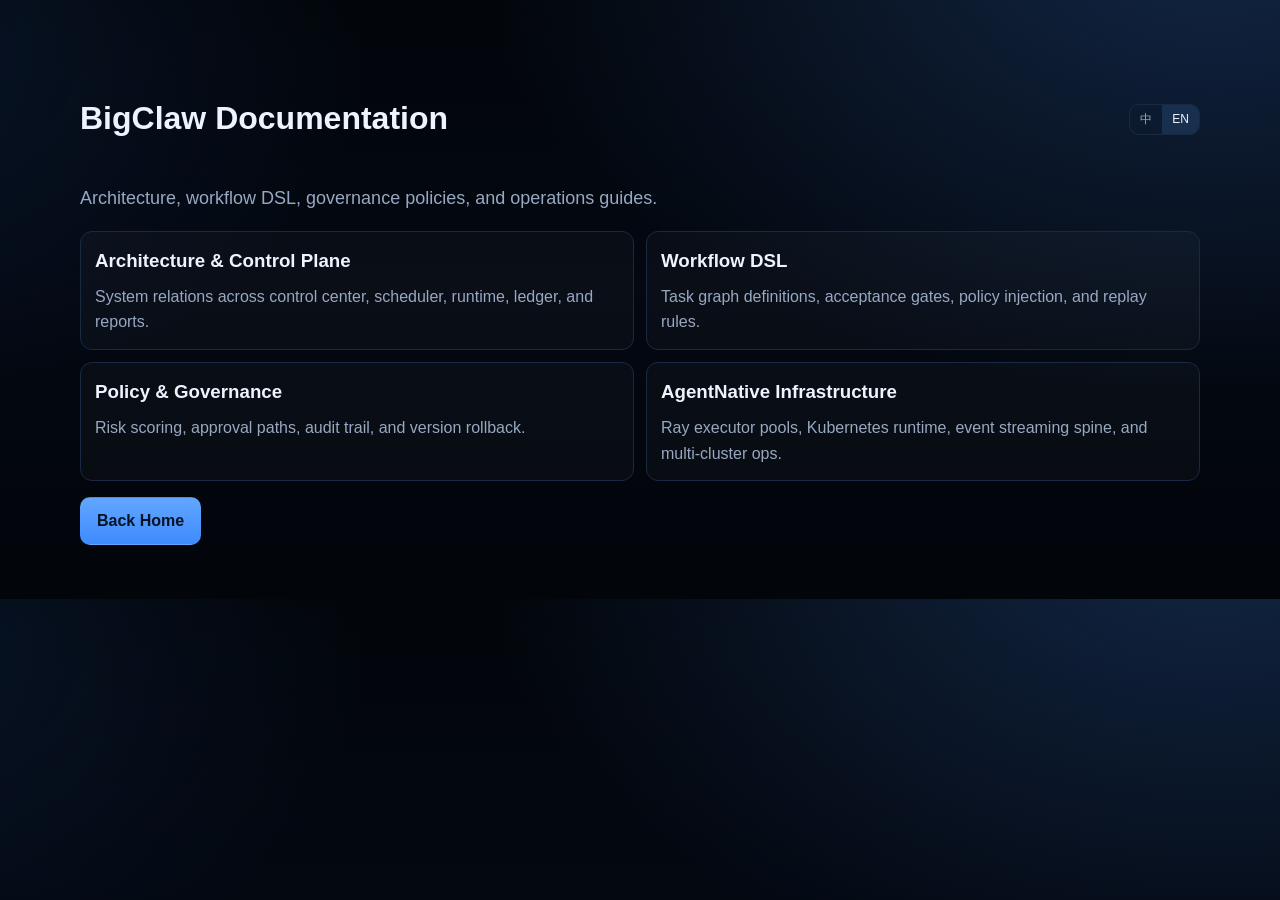
<file: docs.html>
<!doctype html>
<html lang="en">
  <head>
    <meta charset="UTF-8" />
    <meta name="viewport" content="width=device-width, initial-scale=1.0" />
    <title>BigClaw Docs</title>
    <link rel="icon" type="image/x-icon" href="/favicon.ico" />
    <link rel="icon" type="image/jpeg" href="/assets/logo.jpg" />
    <link rel="stylesheet" href="styles.css" />
    <style>
      .docs-head{display:flex;justify-content:space-between;align-items:center;gap:12px;flex-wrap:wrap}
      .docs-grid{display:grid;grid-template-columns:repeat(2,minmax(0,1fr));gap:12px}
      .doc-card{border:1px solid var(--line);border-radius:12px;background:var(--panel);padding:14px}
      .doc-card h3{margin:0 0 8px}
      .doc-card p{margin:0;color:var(--muted)}
      @media(max-width:760px){.docs-grid{grid-template-columns:1fr}}
    </style>
  </head>
  <body>
    <main class="container section" style="padding-top:72px">
      <div class="docs-head">
        <h1 data-i18n="title">BigClaw 文档中心</h1>
        <div class="lang-switch"><button class="lang-btn" data-lang="zh">中</button><button class="lang-btn active" data-lang="en">EN</button></div>
      </div>
      <p class="subtitle" data-i18n="subtitle">覆盖架构说明、工作流 DSL、治理策略与运维手册。</p>

      <section class="docs-grid">
        <article class="doc-card"><h3 data-i18n="c1h">Architecture & Control Plane</h3><p data-i18n="c1p">控制中心、调度器、运行时、账本与报告之间的系统关系。</p></article>
        <article class="doc-card"><h3 data-i18n="c2h">Workflow DSL</h3><p data-i18n="c2p">任务图定义、验收门禁、策略注入与回放规则。</p></article>
        <article class="doc-card"><h3 data-i18n="c3h">Policy & Governance</h3><p data-i18n="c3p">风险评分、审批路径、审计追踪与版本回滚。</p></article>
        <article class="doc-card"><h3 data-i18n="c4h">AgentNative Infra</h3><p data-i18n="c4p">Ray 执行池、Kubernetes 运行时、事件流主干与多集群运维。</p></article>
      </section>

      <p style="margin-top:16px"><a class="btn primary" href="index.html" data-i18n="home">返回首页</a></p>
    </main>
    <script>
      const d={zh:{title:'BigClaw 文档中心',subtitle:'覆盖架构说明、工作流 DSL、治理策略与运维手册。',c1h:'架构与控制平面',c1p:'控制中心、调度器、运行时、账本与报告之间的系统关系。',c2h:'工作流 DSL',c2p:'任务图定义、验收门禁、策略注入与回放规则。',c3h:'策略与治理',c3p:'风险评分、审批路径、审计追踪与版本回滚。',c4h:'AgentNative 基础设施',c4p:'Ray 执行池、Kubernetes 运行时、事件流主干与多集群运维。',home:'返回首页'},en:{title:'BigClaw Documentation',subtitle:'Architecture, workflow DSL, governance policies, and operations guides.',c1h:'Architecture & Control Plane',c1p:'System relations across control center, scheduler, runtime, ledger, and reports.',c2h:'Workflow DSL',c2p:'Task graph definitions, acceptance gates, policy injection, and replay rules.',c3h:'Policy & Governance',c3p:'Risk scoring, approval paths, audit trail, and version rollback.',c4h:'AgentNative Infrastructure',c4p:'Ray executor pools, Kubernetes runtime, event streaming spine, and multi-cluster ops.',home:'Back Home'}};
      const apply=(l)=>{document.querySelectorAll('.lang-btn').forEach(b=>b.classList.toggle('active',b.dataset.lang===l));document.querySelectorAll('[data-i18n]').forEach(el=>{const k=el.dataset.i18n;if(d[l][k])el.textContent=d[l][k];});};
      document.querySelectorAll('.lang-btn').forEach(b=>b.onclick=()=>apply(b.dataset.lang));
      apply('en');
    </script>
  </body>
</html>
</file>
<file: styles.css>
:root {
  --bg: #03060c;
  --bg-soft: #0a1220;
  --panel: rgba(255, 255, 255, 0.025);
  --text: #edf3ff;
  --muted: #98a8c2;
  --line: #1a2942;
  --primary: #62a6ff;
  --primary-strong: #3e8bff;
  --success: #33d18f;
  --warning: #ffbe55;
  --danger: #ff6b6b;
}

* { box-sizing: border-box; }
html, body { margin: 0; padding: 0; }
body {
  font-family: Inter, -apple-system, BlinkMacSystemFont, "Segoe UI", sans-serif;
  color: var(--text);
  background:
    radial-gradient(1200px 760px at 95% -12%, rgba(42,86,152,.42), transparent 62%),
    radial-gradient(900px 620px at -12% 8%, rgba(16,40,76,.45), transparent 58%),
    linear-gradient(180deg, #02050a 0%, #030811 48%, #02050a 100%);
  line-height: 1.6;
}

#network-canvas {
  position: fixed;
  inset: 0;
  z-index: -3;
  pointer-events: none;
  opacity: .6;
}

.bg-grid {
  position: fixed;
  inset: 0;
  pointer-events: none;
  z-index: -2;
  background-image:
    linear-gradient(rgba(98,166,255,0.08) 1px, transparent 1px),
    linear-gradient(90deg, rgba(98,166,255,0.08) 1px, transparent 1px);
  background-size: 42px 42px;
  mask-image: radial-gradient(ellipse at center, black 35%, transparent 85%);
}

.bg-scan {
  position: fixed;
  inset: 0;
  pointer-events: none;
  z-index: -1;
  background: linear-gradient(180deg, transparent 0%, rgba(94,161,255,0.09) 48%, transparent 100%);
  animation: scan 8s linear infinite;
}

@keyframes scan {
  0% { transform: translateY(-65%); }
  100% { transform: translateY(65%); }
}

.container { width: min(1120px, 92vw); margin: 0 auto; }

.topbar {
  position: sticky;
  top: 0;
  z-index: 30;
  backdrop-filter: blur(10px);
  background: rgba(3, 7, 14, 0.84);
  border-bottom: 1px solid rgba(98,166,255,0.2);
  box-shadow: 0 1px 0 rgba(98,166,255,.2), 0 12px 28px rgba(1,6,14,.5);
}
.topbar-inner {
  min-height: 66px;
  display: flex;
  align-items: center;
  justify-content: space-between;
  gap: 12px;
}
.brand { font-size: 20px; font-weight: 800; letter-spacing: 0.5px; display:flex; align-items:center; gap:8px; }
.brand-logo {
  width: 18px;
  height: 18px;
  filter: drop-shadow(0 0 8px rgba(98,166,255,.6));
}
nav a {
  text-decoration: none;
  color: var(--muted);
  margin-left: 18px;
  font-size: 14px;
  position: relative;
  padding-bottom: 4px;
}
nav a::after {
  content: "";
  position: absolute;
  left: 0;
  bottom: -1px;
  width: 100%;
  height: 2px;
  background: linear-gradient(90deg, transparent, rgba(98,166,255,.95), transparent);
  transform: scaleX(0);
  transform-origin: center;
  transition: transform .25s ease;
}
nav a:hover { color: var(--text); text-shadow: 0 0 10px rgba(98,166,255,.35); }
nav a:hover::after { transform: scaleX(1); }
nav a.nav-active { color: #d9eaff; text-shadow: 0 0 12px rgba(98,166,255,.55); }
nav a.nav-active::after { transform: scaleX(1); }
.lang-switch {
  display: inline-flex;
  border: 1px solid var(--line);
  border-radius: 10px;
  overflow: hidden;
}
.lang-btn {
  background: transparent;
  border: none;
  color: var(--muted);
  font-size: 12px;
  padding: 6px 10px;
  cursor: pointer;
}
.lang-btn.active {
  background: rgba(98,166,255,.15);
  color: var(--text);
}

.hero { padding: 88px 0 52px; }
.tag {
  margin: 0 0 12px;
  color: var(--primary);
  font-weight: 600;
  font-size: 12px;
  text-transform: uppercase;
  letter-spacing: 1.4px;
}
.signal-row {
  display: flex;
  gap: 8px;
  flex-wrap: wrap;
  margin-bottom: 12px;
}
.signal-row span {
  font-size: 11px;
  letter-spacing: .8px;
  border: 1px solid rgba(98,166,255,.35);
  border-radius: 999px;
  padding: 4px 10px;
  color: #b8d2ff;
  background: rgba(98,166,255,.08);
  animation: glow 2.2s ease-in-out infinite;
}
.signal-row span:nth-child(2){ animation-delay: .4s; }
.signal-row span:nth-child(3){ animation-delay: .8s; }
.signal-row span:nth-child(4){ animation-delay: 1.2s; }

@keyframes glow {
  0%,100% { box-shadow: 0 0 0 rgba(98,166,255,0); opacity: .75; }
  50% { box-shadow: 0 0 14px rgba(98,166,255,.35); opacity: 1; }
}
.hero-flat {
  display: grid;
  grid-template-columns: 1.2fr .8fr;
  gap: 18px;
  align-items: center;
}
.hero-copy { min-width: 0; }
.hero h1 {
  margin: 0;
  font-size: clamp(34px, 5.2vw, 58px);
  line-height: 1.1;
  max-width: 980px;
  text-shadow: 0 0 22px rgba(98,166,255,.16);
}
.subtitle {
  color: var(--muted);
  max-width: 860px;
  margin-top: 18px;
  font-size: 18px;
}
.subtitle.en {
  margin-top: 8px;
  font-size: 14px;
  color: #8fa1bd;
}
.brand-slogan {
  margin-top: 10px;
  display: inline-block;
  font-size: 12px;
  letter-spacing: .8px;
  color: #c0d9ff;
  border: 1px solid rgba(98,166,255,.35);
  border-radius: 999px;
  padding: 6px 12px;
  background: rgba(98,166,255,.08);
}

.claw-scene {
  margin-top: 0;
  width: min(760px, 100%);
  height: 120px;
  border: 1px solid rgba(98,166,255,.28);
  border-radius: 16px;
  background: linear-gradient(90deg, rgba(5,10,20,.94), rgba(10,21,40,.82));
  position: relative;
  overflow: hidden;
  box-shadow: inset 0 1px 0 rgba(255,255,255,.06), 0 0 30px rgba(62,139,255,.2), 0 14px 28px rgba(0,0,0,.35);
}
.claw-scene::before {
  content: "";
  position: absolute;
  inset: -20% -10%;
  background: repeating-linear-gradient(180deg, rgba(125,186,255,.06) 0 1px, transparent 1px 9px);
  mix-blend-mode: screen;
  animation: sceneSweep 5.8s linear infinite;
  pointer-events: none;
}
.claw-scene::after {
  content: "";
  position: absolute;
  width: 220px;
  height: 220px;
  border-radius: 50%;
  background: radial-gradient(circle, rgba(98,166,255,.3), rgba(98,166,255,0));
  left: -40px;
  top: -50px;
  animation: sceneGlow 4.2s ease-in-out infinite;
  pointer-events: none;
}
.claw-svg { width: 100%; height: 100%; display: block; }
.claw-outline {
  fill: rgba(34,64,106,.34);
  stroke: url(#clawStroke);
  stroke-width: 1.6;
  filter: url(#softGlow);
  transform-origin: 100px 60px;
}
.claw-outline.upper { animation: clawUpperSvg 2.4s ease-in-out infinite; }
.claw-outline.lower { animation: clawLowerSvg 2.4s ease-in-out infinite; }
.claw-joint-svg {
  fill: rgba(76,148,255,.9);
  stroke: rgba(171,214,255,.9);
  stroke-width: 1;
  filter: url(#softGlow);
  animation: jointPulseSvg 2.4s ease-in-out infinite;
}
.claw-hub {
  fill: #cfe6ff;
  filter: url(#softGlow);
  animation: hubBlink 1.5s ease-in-out infinite;
}

.lane-lines line {
  stroke: url(#laneGlow);
  stroke-width: 2;
  stroke-linecap: round;
  stroke-dasharray: 6 10;
  animation: laneDash 1.8s linear infinite;
}
.lane-lines line:nth-child(2){ animation-delay: .2s; }
.lane-lines line:nth-child(3){ animation-delay: .4s; }
.lane-lines line:nth-child(4){ animation-delay: .6s; }

.runner {
  fill: #c5e2ff;
  filter: url(#softGlow);
}
.runner.r1 { animation: run1 1.9s linear infinite; }
.runner.r2 { animation: run2 1.9s linear infinite .25s; }
.runner.r3 { animation: run3 1.9s linear infinite .5s; }
.runner.r4 { animation: run4 1.9s linear infinite .75s; }

@keyframes clawUpperSvg {
  0%,100% { transform: rotate(-2deg) translateX(0px); }
  50% { transform: rotate(8deg) translateX(2px); }
}
@keyframes clawLowerSvg {
  0%,100% { transform: rotate(2deg) translateX(0px); }
  50% { transform: rotate(-8deg) translateX(2px); }
}
@keyframes jointPulseSvg {
  0%,100% { opacity: .8; }
  50% { opacity: 1; }
}
@keyframes hubBlink {
  0%,100% { opacity: .6; }
  50% { opacity: 1; }
}
@keyframes laneDash {
  from { stroke-dashoffset: 0; }
  to { stroke-dashoffset: -32; }
}
@keyframes run1 { from { transform: translateX(0) scale(.9);} to { transform: translateX(530px) scale(1.05);} }
@keyframes run2 { from { transform: translateX(0) scale(.92);} to { transform: translateX(530px) scale(1.08);} }
@keyframes run3 { from { transform: translateX(0) scale(.88);} to { transform: translateX(530px) scale(1.02);} }
@keyframes run4 { from { transform: translateX(0) scale(.9);} to { transform: translateX(530px) scale(1.06);} }
@keyframes sceneSweep {
  0% { transform: translateY(-16%) translateX(-3%); opacity: .15; }
  50% { transform: translateY(8%) translateX(2%); opacity: .34; }
  100% { transform: translateY(24%) translateX(-1%); opacity: .15; }
}
@keyframes sceneGlow {
  0%,100% { transform: translateX(0) scale(1); opacity: .52; }
  50% { transform: translateX(42px) scale(1.18); opacity: .75; }
}

.hero-actions {
  display: flex;
  flex-wrap: wrap;
  gap: 12px;
  margin-top: 28px;
}
.memory-strip {
  margin-top: 16px;
  border: 1px solid rgba(98,166,255,.24);
  border-radius: 14px;
  padding: 12px 14px;
  background: linear-gradient(180deg, rgba(12,20,34,.78), rgba(9,16,28,.66));
}
.memory-claim {
  font-size: 14px;
  color: #d9eaff;
  font-weight: 600;
}
.memory-kpis {
  margin-top: 10px;
  display: grid;
  grid-template-columns: repeat(3, minmax(0, 1fr));
  gap: 8px;
}
.memory-kpis span {
  border: 1px solid rgba(98,166,255,.22);
  border-radius: 10px;
  padding: 8px 10px;
  background: rgba(98,166,255,.06);
}
.memory-kpis strong {
  display: block;
  font-size: 18px;
  line-height: 1;
  color: #ecf4ff;
}
.memory-kpis em {
  margin-top: 4px;
  display: block;
  font-style: normal;
  color: #9fb2cf;
  font-size: 11px;
}
.memory-flow {
  margin-top: 10px;
  font-size: 12px;
  color: #b8d3ff;
  letter-spacing: .4px;
}
.btn {
  display: inline-flex;
  align-items: center;
  border: 1px solid var(--line);
  border-radius: 10px;
  padding: 10px 16px;
  color: var(--text);
  text-decoration: none;
  background: var(--panel);
}
.btn.primary {
  border-color: transparent;
  color: #061326;
  font-weight: 700;
  background: linear-gradient(180deg, var(--primary), var(--primary-strong));
}

.hero-metrics {
  margin-top: 28px;
  display: grid;
  gap: 10px;
  grid-template-columns: repeat(3, minmax(0, 1fr));
}
.hero-metrics > div {
  border: 1px solid var(--line);
  background: var(--panel);
  border-radius: 12px;
  padding: 14px;
}
.hero-metrics strong {
  display: block;
  font-size: 15px;
}
.hero-metrics span {
  color: var(--muted);
  font-size: 13px;
}

.kpi-strip {
  margin-top: 12px;
  display: grid;
  gap: 10px;
  grid-template-columns: repeat(4, minmax(0, 1fr));
}
.kpi {
  border: 1px solid var(--line);
  border-radius: 12px;
  padding: 12px;
  background: linear-gradient(180deg, rgba(8, 19, 34, 0.7), rgba(8, 19, 34, 0.45));
  box-shadow: inset 0 1px 0 rgba(255,255,255,.05), 0 0 0 rgba(98,166,255,0);
  transition: box-shadow .2s ease;
}
.kpi:hover {
  box-shadow: inset 0 1px 0 rgba(255,255,255,.05), 0 0 14px rgba(98,166,255,.25);
}
.kpi span {
  display: block;
  color: var(--muted);
  font-size: 12px;
  text-transform: uppercase;
  letter-spacing: .8px;
}
.kpi strong {
  display: block;
  margin-top: 4px;
  font-size: 22px;
  color: #dff0ff;
}

.section { padding: 38px 0; }
.section h2 { margin: 0 0 18px; font-size: 28px; }

.grid {
  display: grid;
  gap: 14px;
  grid-template-columns: repeat(2, minmax(0, 1fr));
}
.grid.six { grid-template-columns: repeat(3, minmax(0, 1fr)); }
.card {
  border: 1px solid var(--line);
  border-radius: 14px;
  padding: 18px;
  background: linear-gradient(180deg, rgba(9,16,28,.82), rgba(7,13,24,.72));
  box-shadow: inset 0 1px 0 rgba(255,255,255,.04), 0 10px 22px rgba(0,0,0,.24);
}
.card:hover {
  border-color: rgba(98,166,255,.4);
  box-shadow: inset 0 1px 0 rgba(255,255,255,.04), 0 0 18px rgba(62,139,255,.2);
}
.card h3 { margin: 0 0 8px; font-size: 17px; }
.card p { margin: 0; color: var(--muted); font-size: 14px; }

.feature-zone .card {
  background:
    linear-gradient(180deg, rgba(20,34,60,.55), rgba(10,18,34,.45));
  border-color: rgba(98,166,255,.28);
  box-shadow: inset 0 1px 0 rgba(255,255,255,.05), 0 0 16px rgba(98,166,255,.08);
}
.feature-zone .card h3 {
  color: #d8e9ff;
}

.highlights-section { padding-top: 8px; }
.highlights-grid {
  display: grid;
  grid-template-columns: repeat(2, minmax(0, 1fr));
  gap: 12px;
}
.highlight-card {
  border-color: rgba(98,166,255,.22);
  background: linear-gradient(180deg, rgba(13,22,38,.82), rgba(10,16,28,.72));
}
.highlight-card h3 {
  margin-bottom: 8px;
  font-size: 17px;
  color: #e2efff;
}
.highlight-card p {
  margin: 0;
  color: #9eb1ce;
  font-size: 14px;
}

.brand-grid {
  display: grid;
  grid-template-columns: repeat(3, minmax(0, 1fr));
  gap: 12px;
}
.brand-card {
  background: linear-gradient(180deg, rgba(16,28,50,.65), rgba(10,17,32,.5));
  min-height: 196px;
  display: flex;
  flex-direction: column;
}
.tone-pill {
  margin-top: auto;
  display: inline-block;
  font-size: 12px;
  font-weight: 700;
  letter-spacing: .35px;
  color: #e5f1ff;
  border: 1px solid rgba(133,197,255,.72);
  border-radius: 999px;
  padding: 7px 13px;
  background: linear-gradient(90deg, rgba(45,96,170,.45), rgba(76,151,255,.35));
  box-shadow: 0 0 0 1px rgba(98,166,255,.2) inset, 0 0 16px rgba(98,166,255,.28);
}

.architecture .stack {
  display: grid;
  gap: 10px;
}
.architecture .stack div {
  border: 1px solid var(--line);
  border-radius: 12px;
  padding: 14px 16px;
  background: var(--panel);
}
.architecture strong { display: block; font-size: 16px; }
.architecture span { color: var(--muted); font-size: 14px; }

.flowline {
  height: 28px;
  margin-bottom: 8px;
  position: relative;
  overflow: hidden;
}
.flowline::before {
  content: "";
  position: absolute;
  left: 0;
  right: 0;
  top: 13px;
  border-top: 1px dashed rgba(98,166,255,.5);
}
.flowline span {
  position: absolute;
  top: 9px;
  width: 8px;
  height: 8px;
  border-radius: 999px;
  background: var(--primary);
  box-shadow: 0 0 10px rgba(98,166,255,.9);
  animation: flow 3.8s linear infinite;
}
.flowline span:nth-child(2){ animation-delay: .9s; }
.flowline span:nth-child(3){ animation-delay: 1.8s; }
.flowline span:nth-child(4){ animation-delay: 2.7s; }

@keyframes flow {
  from { left: -2%; }
  to { left: 102%; }
}

.architecture-cta {
  margin-top: 14px;
  display: flex;
  gap: 10px;
  flex-wrap: wrap;
}

.execution .timeline {
  display: grid;
  gap: 10px;
  grid-template-columns: repeat(3, minmax(0, 1fr));
}
.node {
  border: 1px solid var(--line);
  border-radius: 12px;
  background: var(--panel);
  padding: 14px;
}
.node span {
  display: inline-flex;
  width: 26px;
  height: 26px;
  align-items: center;
  justify-content: center;
  border-radius: 999px;
  margin-bottom: 8px;
  font-size: 12px;
  font-weight: 700;
  color: #08121f;
}
.node p { margin: 0; font-size: 14px; }
.node.done span { background: var(--success); }
.node.running span { background: var(--primary); }
.node.pending span { background: var(--warning); }
.node.alert span { background: var(--danger); }

.governance {
  display: grid;
  gap: 14px;
  grid-template-columns: repeat(3, minmax(0, 1fr));
}
.governance article {
  border: 1px solid var(--line);
  border-radius: 14px;
  background: var(--panel);
  padding: 18px;
}
.governance h3 { margin: 0 0 8px; font-size: 17px; }
.governance p { margin: 0; color: var(--muted); font-size: 14px; }

.board-grid {
  display: grid;
  gap: 12px;
  grid-template-columns: repeat(4, minmax(0, 1fr));
}
.lane {
  border: 1px solid var(--line);
  border-radius: 14px;
  background: var(--panel);
  padding: 14px;
}
.lane h4 {
  margin: 0 0 10px;
  font-size: 13px;
  text-transform: uppercase;
  letter-spacing: 1px;
  color: var(--muted);
}
.ticket {
  border-radius: 10px;
  padding: 10px;
  font-size: 13px;
  margin-bottom: 8px;
  border: 1px solid transparent;
  animation: pulse 2.4s ease-in-out infinite;
}
.ticket.waiting { background: rgba(255,190,85,.08); border-color: rgba(255,190,85,.35); }
.ticket.running { background: rgba(98,166,255,.1); border-color: rgba(98,166,255,.4); }
.ticket.gate { background: rgba(255,255,255,.05); border-color: rgba(255,255,255,.2); }
.ticket.done { background: rgba(51,209,143,.1); border-color: rgba(51,209,143,.45); }
.ticket.alert { background: rgba(255,107,107,.1); border-color: rgba(255,107,107,.45); }

@keyframes pulse {
  0%,100% { transform: translateY(0); }
  50% { transform: translateY(-2px); }
}

.footer {
  margin-top: 24px;
  border-top: 1px solid var(--line);
}
.footer-inner {
  min-height: 70px;
  display: flex;
  align-items: center;
  justify-content: space-between;
  gap: 16px;
  color: var(--muted);
  font-size: 14px;
}
.links a {
  margin-left: 14px;
  color: var(--text);
  text-decoration: none;
  font-size: 14px;
}

@media (max-width: 940px) {
  .hero-flat { grid-template-columns: 1fr; }
  .claw-scene { margin-top: 8px; }
  .grid.six { grid-template-columns: repeat(2, minmax(0, 1fr)); }
  .execution .timeline { grid-template-columns: repeat(2, minmax(0, 1fr)); }
  .governance { grid-template-columns: 1fr; }
  .hero-metrics { grid-template-columns: 1fr; }
  .kpi-strip { grid-template-columns: repeat(2, minmax(0, 1fr)); }
  .board-grid { grid-template-columns: repeat(2, minmax(0, 1fr)); }
  .highlights-grid { grid-template-columns: 1fr; }
  .brand-grid { grid-template-columns: 1fr; }
  .claw-scene { height: 106px; }
}

@media (max-width: 740px) {
  nav { display: none; }
  .grid, .grid.six, .execution .timeline, .board-grid, .kpi-strip, .highlights-grid, .brand-grid { grid-template-columns: 1fr; }
  .memory-kpis { grid-template-columns: 1fr; }
  .claw-scene { height: 96px; }
  .footer-inner { flex-direction: column; align-items: flex-start; padding: 14px 0; }
  .links a { margin: 0 12px 0 0; }
}
</file>
